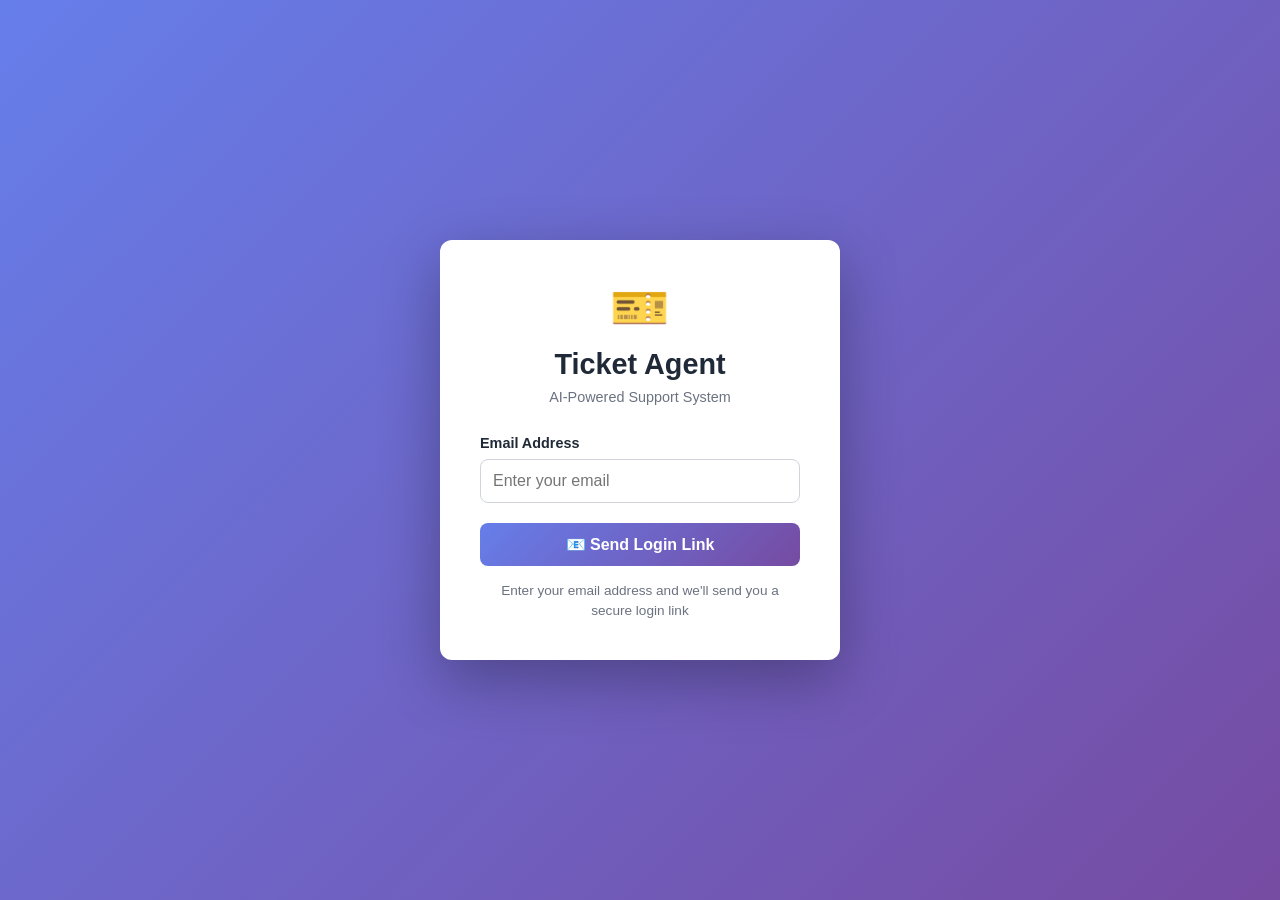
<file: frontend/chat.html>
<!DOCTYPE html>
<html lang="en">
<head>
  <meta charset="UTF-8">
  <meta name="viewport" content="width=device-width, initial-scale=1.0">
  <title>AI Troubleshooting — Ticket Agent</title>
  <link rel="stylesheet" href="css/style.css">
  <style>
    /* ── Chat Page Specific ── */
    .chat-wrapper { display: grid; grid-template-columns: 320px 1fr; gap: 24px; max-width: 1200px; margin: 0 auto; padding: 32px 24px; height: calc(100vh - 64px); }

    /* Left Panel - Ticket Info */
    .ticket-panel { display: flex; flex-direction: column; gap: 16px; overflow-y: auto; }
    .ticket-panel .card { flex-shrink: 0; }
    .ticket-panel .card h3 { font-size: 1rem; font-weight: 700; margin-bottom: 16px; color: var(--gold); }
    .info-row { display: flex; justify-content: space-between; align-items: center; padding: 8px 0; border-bottom: 1px solid var(--border); font-size: 0.85rem; }
    .info-row:last-child { border-bottom: none; }
    .info-key { color: var(--text2); }
    .info-val { font-weight: 600; }

    /* Flow Steps */
    .flow-steps { display: flex; flex-direction: column; gap: 0; }
    .flow-step-item { display: flex; gap: 14px; align-items: flex-start; padding: 12px 0; position: relative; }
    .flow-step-item:not(:last-child)::after { content:''; position: absolute; left: 15px; top: 40px; width: 2px; height: calc(100% - 16px); background: var(--border); }
    .flow-step-item.active::after { background: var(--primary); }
    .step-dot { width: 32px; height: 32px; border-radius: 50%; display: flex; align-items: center; justify-content: center; font-size: 0.8rem; font-weight: 700; flex-shrink: 0; border: 2px solid var(--border); background: var(--bg); color: var(--text2); transition: all 0.3s; z-index: 1; }
    .step-dot.done { background: var(--success); border-color: var(--success); color: #fff; }
    .step-dot.active { background: var(--primary); border-color: var(--primary); color: #fff; animation: pulse 2s infinite; }
    .step-info { flex: 1; }
    .step-title { font-size: 0.88rem; font-weight: 600; }
    .step-sub { font-size: 0.76rem; color: var(--text2); margin-top: 2px; }

    /* Right Panel - Chat */
    .chat-panel { display: flex; flex-direction: column; background: var(--card); border: 1px solid var(--border); border-radius: 16px; overflow: hidden; }
    .chat-header { padding: 18px 24px; border-bottom: 1px solid var(--border); display: flex; align-items: center; gap: 12px; background: rgba(99,102,241,0.06); }
    .chat-header-icon { font-size: 2rem; }
    .chat-header-info h3 { font-size: 1rem; font-weight: 700; }
    .chat-header-info p { font-size: 0.8rem; color: var(--text2); }
    .agent-status { margin-left: auto; display: flex; align-items: center; gap: 6px; font-size: 0.8rem; color: var(--success); }
    .status-dot { width: 8px; height: 8px; border-radius: 50%; background: var(--success); animation: pulse 2s infinite; }

    /* Messages */
    .chat-messages { flex: 1; overflow-y: auto; padding: 24px; display: flex; flex-direction: column; gap: 16px; min-height: 0; }
    .msg { display: flex; gap: 10px; max-width: 85%; animation: msgIn 0.3s ease; }
    @keyframes msgIn { from { opacity:0; transform: translateY(10px); } to { opacity:1; transform: translateY(0); } }
    .msg.user { align-self: flex-end; flex-direction: row-reverse; }
    .msg-avatar { width: 36px; height: 36px; border-radius: 50%; display: flex; align-items: center; justify-content: center; font-size: 1.1rem; flex-shrink: 0; }
    .msg.bot .msg-avatar { background: rgba(99,102,241,0.2); border: 1px solid rgba(99,102,241,0.3); }
    .msg.user .msg-avatar { background: rgba(251,191,36,0.2); border: 1px solid rgba(251,191,36,0.3); }
    .msg-body { display: flex; flex-direction: column; gap: 4px; }
    .msg-sender { font-size: 0.72rem; color: var(--text2); font-weight: 600; }
    .msg.user .msg-sender { text-align: right; }
    .msg-bubble { padding: 12px 16px; border-radius: 12px; font-size: 0.9rem; line-height: 1.6; }
    .msg.bot .msg-bubble { background: var(--bg2); border: 1px solid var(--border); border-top-left-radius: 4px; }
    .msg.user .msg-bubble { background: var(--primary); color: #fff; border-top-right-radius: 4px; }
    .msg-time { font-size: 0.7rem; color: var(--text2); }
    .msg.user .msg-time { text-align: right; }

    /* Special bubble types */
    .msg-bubble.routing { border-left: 3px solid var(--gold); background: rgba(251,191,36,0.06); }
    .msg-bubble.solution { border-left: 3px solid var(--success); background: rgba(16,185,129,0.06); }
    .msg-bubble.critical { border-left: 3px solid var(--danger); background: rgba(239,68,68,0.06); }
    .routing-grid { display: grid; grid-template-columns: 1fr 1fr; gap: 8px; margin-top: 10px; }
    .routing-item { background: var(--bg); border: 1px solid var(--border); border-radius: 8px; padding: 8px 12px; }
    .routing-item-label { font-size: 0.7rem; color: var(--text2); text-transform: uppercase; letter-spacing: 0.05em; margin-bottom: 3px; }
    .routing-item-val { font-size: 0.88rem; font-weight: 700; }

    /* Typing indicator */
    .typing { display: flex; gap: 4px; align-items: center; padding: 12px 16px; background: var(--bg2); border: 1px solid var(--border); border-radius: 12px; border-top-left-radius: 4px; width: fit-content; }
    .typing span { width: 7px; height: 7px; background: var(--text2); border-radius: 50%; animation: typingBounce 1.2s infinite; }
    .typing span:nth-child(2) { animation-delay: 0.2s; }
    .typing span:nth-child(3) { animation-delay: 0.4s; }
    @keyframes typingBounce { 0%,60%,100% { transform: translateY(0); } 30% { transform: translateY(-8px); } }

    /* Quick reply buttons */
    .quick-replies { display: flex; flex-wrap: wrap; gap: 8px; padding: 0 24px 12px; }
    .qr-btn { padding: 8px 16px; border: 1.5px solid var(--primary); border-radius: 20px; background: transparent; color: var(--primary); font-size: 0.85rem; cursor: pointer; transition: all 0.2s; }
    .qr-btn:hover { background: var(--primary); color: #fff; }

    /* Input */
    .chat-input-area { padding: 16px 20px; border-top: 1px solid var(--border); display: flex; gap: 10px; background: var(--bg2); }
    .chat-input { flex: 1; padding: 12px 16px; background: var(--bg); border: 1.5px solid var(--border); border-radius: 10px; color: var(--text); font-size: 0.92rem; font-family: inherit; outline: none; transition: border-color 0.2s; }
    .chat-input:focus { border-color: var(--primary); }
    .chat-input::placeholder { color: #475569; }
    .chat-send-btn { padding: 12px 20px; background: var(--primary); color: #fff; border: none; border-radius: 10px; cursor: pointer; font-size: 1.1rem; transition: all 0.2s; flex-shrink: 0; }
    .chat-send-btn:hover { background: var(--primary-dark); }
    .chat-send-btn:disabled { opacity: 0.5; cursor: not-allowed; }

    /* Initial form */
    .start-form { padding: 32px; display: flex; flex-direction: column; gap: 20px; }
    .start-form h3 { font-size: 1.2rem; font-weight: 700; text-align: center; }
    .start-form p { color: var(--text2); font-size: 0.9rem; text-align: center; }

    @media(max-width: 768px) {
      .chat-wrapper { grid-template-columns: 1fr; height: auto; }
      .ticket-panel { display: none; }
    }
  </style>
</head>
<body>
  <script>if (!sessionStorage.getItem('user')) window.location.href = 'login.html';</script>

  <nav class="navbar">
    <div class="nav-brand">🎫 Ticket Agent</div>
    <div class="nav-links">
      <a href="index.html">🏠 Home</a>
      <a href="ticket.html">➕ Create Ticket</a>
      <a href="chat.html" class="active">🤖 AI Chat</a>
      <a href="dashboard.html">📊 Dashboard</a>
    </div>
    <button class="btn-logout" onclick="logout()">🚪 Logout</button>
  </nav>

  <div class="chat-wrapper">
    <!-- Left: Ticket Info + Flow Steps -->
    <div class="ticket-panel">
      <div class="card">
        <h3>📋 Ticket Info</h3>
        <div id="ticketInfo">
          <div class="info-row"><span class="info-key">Status</span><span class="info-val" id="infoStatus">—</span></div>
          <div class="info-row"><span class="info-key">Category</span><span class="info-val" id="infoCategory">—</span></div>
          <div class="info-row"><span class="info-key">Priority</span><span class="info-val" id="infoPriority">—</span></div>
          <div class="info-row"><span class="info-key">Team</span><span class="info-val" id="infoTeam">—</span></div>
          <div class="info-row"><span class="info-key">Sentiment</span><span class="info-val" id="infoSentiment">—</span></div>
          <div class="info-row"><span class="info-key">Confidence</span><span class="info-val" id="infoConfidence">—</span></div>
        </div>
      </div>

      <div class="card">
        <h3>🔄 Agent Flow</h3>
        <div class="flow-steps">
          <div class="flow-step-item" id="step1">
            <div class="step-dot active" id="dot1">1</div>
            <div class="step-info"><div class="step-title">User Message</div><div class="step-sub">Describe your issue</div></div>
          </div>
          <div class="flow-step-item" id="step2">
            <div class="step-dot" id="dot2">2</div>
            <div class="step-info"><div class="step-title">Ticket Routing Agent</div><div class="step-sub">AI classifies the issue</div></div>
          </div>
          <div class="flow-step-item" id="step3">
            <div class="step-dot" id="dot3">3</div>
            <div class="step-info"><div class="step-title">Category Detected</div><div class="step-sub">Billing / Technical / etc.</div></div>
          </div>
          <div class="flow-step-item" id="step4">
            <div class="step-dot" id="dot4">4</div>
            <div class="step-info"><div class="step-title">Troubleshooting Agent</div><div class="step-sub">Asks diagnostic questions</div></div>
          </div>
          <div class="flow-step-item" id="step5">
            <div class="step-dot" id="dot5">5</div>
            <div class="step-info"><div class="step-title">2–3 Questions</div><div class="step-sub">Gathers more context</div></div>
          </div>
          <div class="flow-step-item" id="step6">
            <div class="step-dot" id="dot6">6</div>
            <div class="step-info"><div class="step-title">Solution</div><div class="step-sub">Step-by-step fix</div></div>
          </div>
          <div class="flow-step-item" id="step7">
            <div class="step-dot" id="dot7">7</div>
            <div class="step-info"><div class="step-title">Reason + Prevention</div><div class="step-sub">Why it happened & how to avoid</div></div>
          </div>
        </div>
      </div>
    </div>

    <!-- Right: Chat Interface -->
    <div class="chat-panel">
      <div class="chat-header">
        <div class="chat-header-icon">🤖</div>
        <div class="chat-header-info">
          <h3>AI Troubleshooting Agent</h3>
          <p>Powered by Google Gemini · Multi-step diagnosis</p>
        </div>
        <div class="agent-status"><div class="status-dot"></div> Online</div>
      </div>

      <!-- Start form (shown before chat begins) -->
      <div id="startForm" class="start-form">
        <div style="text-align:center;font-size:3rem;">🎫</div>
        <h3>Describe Your Issue</h3>
        <p>Tell us what's going wrong. The AI will route your ticket, then ask a few questions to troubleshoot and fix it.</p>
        <div class="form-group" style="margin:0;">
          <label>Your Issue</label>
          <textarea id="startIssue" rows="4" placeholder='e.g. "My payment failed and I was charged twice"'></textarea>
        </div>
        <button class="btn btn-primary btn-full" onclick="startChat()">🚀 Start AI Troubleshooting</button>
        <div style="text-align:center;font-size:0.8rem;color:var(--text2);">
          Or try: &nbsp;
          <a href="#" style="color:var(--primary);" onclick="quickStart('Payment failed')">Payment failed</a> ·
          <a href="#" style="color:var(--primary);" onclick="quickStart('Cannot log in')">Cannot log in</a> ·
          <a href="#" style="color:var(--primary);" onclick="quickStart('Website is slow')">Website slow</a>
        </div>
      </div>

      <div id="chatArea" style="display:none; flex:1; display:none; flex-direction:column; min-height:0;">
        <div class="chat-messages" id="chatMessages"></div>
        <div class="quick-replies" id="quickReplies"></div>
        <div class="chat-input-area">
          <input class="chat-input" id="chatInput" placeholder="Type your reply..." onkeydown="if(event.key==='Enter')sendMessage()">
          <button class="chat-send-btn" id="sendBtn" onclick="sendMessage()">➤</button>
        </div>
      </div>
    </div>
  </div>

  <script src="js/app.js"></script>
  <script src="js/chat.js"></script>
  <script>
    function logout() { sessionStorage.removeItem('user'); window.location.href = 'login.html'; }
    function quickStart(text) {
      document.getElementById('startIssue').value = text;
      startChat();
    }
  </script>
</body>
</html>
</file>
<file: frontend/css/style.css>
/* ── Reset & Root ── */
*{margin:0;padding:0;box-sizing:border-box;}
:root{
  --primary:#4f46e5;--primary-light:#6366f1;--primary-dark:#3730a3;
  --accent:#06b6d4;--gold:#f59e0b;--success:#10b981;
  --danger:#ef4444;--warning:#f59e0b;
  --bg:#0a0f1e;--bg2:#111827;--card:#161d2f;--card2:#1a2235;
  --border:#1e2d45;--border2:#243352;
  --text:#f8fafc;--text2:#94a3b8;--text3:#64748b;
  --radius:14px;--radius-sm:8px;
  --shadow:0 4px 24px rgba(0,0,0,0.4);
  --shadow-lg:0 8px 48px rgba(0,0,0,0.6);
  --glow:0 0 40px rgba(79,70,229,0.15);
}
[data-theme="light"]{
  --bg:#f8fafc;--bg2:#f1f5f9;--card:#ffffff;--card2:#f8fafc;
  --border:#e2e8f0;--border2:#cbd5e1;
  --text:#0f172a;--text2:#475569;--text3:#94a3b8;
  --shadow:0 4px 24px rgba(0,0,0,0.08);
  --shadow-lg:0 8px 48px rgba(0,0,0,0.12);
  --glow:0 0 40px rgba(79,70,229,0.08);
}
body{font-family:'Segoe UI',system-ui,-apple-system,sans-serif;
  background:var(--bg);color:var(--text);min-height:100vh;line-height:1.6;
  -webkit-font-smoothing:antialiased;}
a{text-decoration:none;color:inherit;}

/* ── Navbar ── */
.navbar{
  display:flex;align-items:center;gap:8px;
  padding:0 48px;height:68px;
  background:rgba(10,15,30,0.85);backdrop-filter:blur(20px);
  border-bottom:1px solid var(--border);
  position:sticky;top:0;z-index:200;
}
[data-theme="light"] .navbar{background:rgba(248,250,252,0.9);}
.nav-brand{
  display:flex;align-items:center;gap:10px;
  font-size:1.15rem;font-weight:800;color:var(--text);
  letter-spacing:-0.3px;margin-right:auto;
}
.nav-brand-icon{
  width:34px;height:34px;background:linear-gradient(135deg,var(--primary),var(--accent));
  border-radius:9px;display:flex;align-items:center;justify-content:center;
  font-size:1rem;box-shadow:0 2px 12px rgba(79,70,229,0.4);
}
.nav-links{display:flex;gap:2px;}
.nav-links a{
  padding:8px 14px;border-radius:var(--radius-sm);
  color:var(--text2);font-size:0.88rem;font-weight:500;
  transition:all 0.2s;
}
.nav-links a:hover{color:var(--text);background:rgba(255,255,255,0.06);}
[data-theme="light"] .nav-links a:hover{background:rgba(0,0,0,0.05);}
.nav-links a.active{color:var(--primary-light);background:rgba(99,102,241,0.1);}
.nav-right{display:flex;align-items:center;gap:8px;margin-left:16px;}
.btn-theme{
  padding:7px 13px;border:1px solid var(--border);border-radius:var(--radius-sm);
  background:transparent;color:var(--text2);cursor:pointer;font-size:0.82rem;
  transition:all 0.2s;
}
.btn-theme:hover{border-color:var(--primary-light);color:var(--primary-light);}
.btn-logout{
  padding:7px 16px;border:1px solid var(--border);border-radius:var(--radius-sm);
  background:transparent;color:var(--text2);cursor:pointer;font-size:0.82rem;
  transition:all 0.2s;
}
.btn-logout:hover{background:var(--danger);color:#fff;border-color:var(--danger);}

/* ── Buttons ── */
.btn{
  display:inline-flex;align-items:center;gap:8px;
  padding:11px 22px;border-radius:var(--radius-sm);
  font-size:0.9rem;font-weight:600;cursor:pointer;border:none;
  transition:all 0.2s;letter-spacing:0.01em;
}
.btn-primary{
  background:linear-gradient(135deg,var(--primary),var(--primary-light));
  color:#fff;box-shadow:0 4px 16px rgba(79,70,229,0.35);
}
.btn-primary:hover{transform:translateY(-2px);box-shadow:0 8px 24px rgba(79,70,229,0.5);}
.btn-outline{
  background:transparent;color:var(--text);
  border:1.5px solid var(--border2);
}
.btn-outline:hover{border-color:var(--primary-light);color:var(--primary-light);}
.btn-lg{padding:14px 28px;font-size:0.95rem;border-radius:var(--radius);}
.btn-full{width:100%;justify-content:center;}

/* ── Hero ── */
.hero{
  position:relative;padding:110px 8% 90px;overflow:hidden;
  background:var(--bg);
  border-bottom:1px solid var(--border);
}
.hero-bg{
  position:absolute;inset:0;pointer-events:none;overflow:hidden;
}
.hero-orb{
  position:absolute;border-radius:50%;filter:blur(80px);opacity:0.12;
}
.hero-orb-1{width:600px;height:600px;background:var(--primary);top:-200px;right:-100px;}
.hero-orb-2{width:400px;height:400px;background:var(--accent);bottom:-100px;left:-50px;}
[data-theme="light"] .hero-orb{opacity:0.06;}
.hero-inner{
  position:relative;max-width:1200px;margin:0 auto;
  display:flex;align-items:center;gap:64px;
}
.hero-content{flex:1;}
.hero-eyebrow{
  display:inline-flex;align-items:center;gap:8px;
  padding:6px 14px;margin-bottom:24px;
  background:rgba(79,70,229,0.1);border:1px solid rgba(79,70,229,0.25);
  border-radius:20px;font-size:0.8rem;font-weight:600;color:var(--primary-light);
}
.hero-eyebrow-dot{width:6px;height:6px;border-radius:50%;background:var(--primary-light);}
.hero h1{
  font-size:3.4rem;font-weight:800;line-height:1.15;
  letter-spacing:-0.03em;margin-bottom:20px;
  color:var(--text);
}
.hero h1 span{
  background:linear-gradient(135deg,var(--primary-light),var(--accent));
  -webkit-background-clip:text;-webkit-text-fill-color:transparent;
}
.hero-sub{
  font-size:1.1rem;color:var(--text2);max-width:500px;
  margin-bottom:36px;line-height:1.75;
}
.hero-actions{display:flex;gap:14px;flex-wrap:wrap;align-items:center;}
.hero-note{font-size:0.8rem;color:var(--text3);margin-top:16px;}

/* ── Hero Visual ── */
.hero-visual{flex-shrink:0;width:420px;}
.hero-card-demo{
  background:var(--card);border:1px solid var(--border);
  border-radius:var(--radius);padding:24px;
  box-shadow:var(--shadow-lg);
}
.hcd-header{
  display:flex;align-items:center;gap:10px;
  margin-bottom:20px;padding-bottom:16px;
  border-bottom:1px solid var(--border);
}
.hcd-avatar{
  width:40px;height:40px;border-radius:50%;
  background:linear-gradient(135deg,var(--primary),var(--accent));
  display:flex;align-items:center;justify-content:center;font-size:1.1rem;
}
.hcd-title{font-size:0.95rem;font-weight:700;}
.hcd-sub{font-size:0.75rem;color:var(--text2);}
.hcd-badge{
  margin-left:auto;padding:4px 10px;border-radius:20px;
  font-size:0.72rem;font-weight:700;
  background:rgba(239,68,68,0.15);color:#ef4444;border:1px solid rgba(239,68,68,0.3);
}
.hcd-body{display:flex;flex-direction:column;gap:12px;}
.hcd-row{display:flex;justify-content:space-between;align-items:center;font-size:0.85rem;}
.hcd-label{color:var(--text2);}
.hcd-val{font-weight:600;}
.hcd-bar{height:6px;background:var(--border);border-radius:3px;overflow:hidden;margin-top:4px;}
.hcd-bar-fill{height:100%;border-radius:3px;background:linear-gradient(90deg,var(--primary),var(--accent));}
.hcd-tags{display:flex;flex-wrap:wrap;gap:6px;margin-top:8px;}
.hcd-tag{
  padding:3px 10px;border-radius:20px;font-size:0.75rem;font-weight:600;
  background:rgba(99,102,241,0.12);border:1px solid rgba(99,102,241,0.25);color:var(--primary-light);
}
.hcd-response{
  margin-top:12px;padding:12px;background:var(--bg2);
  border-radius:var(--radius-sm);border-left:3px solid var(--primary-light);
  font-size:0.82rem;color:var(--text2);line-height:1.6;
}

/* ── Stats Bar ── */
.stats-bar{
  display:flex;align-items:center;justify-content:center;
  gap:0;padding:0;background:var(--card);
  border-bottom:1px solid var(--border);
}
.stat-bar-item{
  flex:1;text-align:center;padding:28px 20px;
  border-right:1px solid var(--border);
}
.stat-bar-item:last-child{border-right:none;}
.stat-bar-num{font-size:2rem;font-weight:800;color:var(--text);margin-bottom:4px;}
.stat-bar-num span{
  background:linear-gradient(135deg,var(--primary-light),var(--accent));
  -webkit-background-clip:text;-webkit-text-fill-color:transparent;
}
.stat-bar-label{font-size:0.82rem;color:var(--text2);}

/* ── Sections ── */
.section{padding:96px 8%;border-bottom:1px solid var(--border);}
.section-inner{max-width:1200px;margin:0 auto;}
.section-label{
  display:inline-block;padding:5px 14px;margin-bottom:14px;
  border-radius:20px;font-size:0.75rem;font-weight:700;
  text-transform:uppercase;letter-spacing:0.08em;
  background:rgba(79,70,229,0.1);color:var(--primary-light);
  border:1px solid rgba(79,70,229,0.2);
}
.section-title{font-size:2.2rem;font-weight:800;letter-spacing:-0.02em;margin-bottom:12px;}
.section-sub{color:var(--text2);font-size:1rem;max-width:560px;line-height:1.7;}

/* ── Features Grid ── */
.features-grid{
  display:grid;grid-template-columns:repeat(auto-fit,minmax(240px,1fr));
  gap:16px;margin-top:56px;
}
.feature-card{
  background:var(--card);border:1px solid var(--border);
  border-radius:var(--radius);padding:28px 24px;
  transition:all 0.25s;position:relative;overflow:hidden;
}
.feature-card::before{
  content:'';position:absolute;top:0;left:0;right:0;height:2px;
  background:linear-gradient(90deg,var(--primary),var(--accent));
  opacity:0;transition:opacity 0.25s;
}
.feature-card:hover{transform:translateY(-4px);border-color:var(--border2);box-shadow:var(--glow);}
.feature-card:hover::before{opacity:1;}
.feature-icon-wrap{
  width:48px;height:48px;border-radius:12px;margin-bottom:16px;
  display:flex;align-items:center;justify-content:center;font-size:1.4rem;
  background:rgba(79,70,229,0.1);border:1px solid rgba(79,70,229,0.2);
}
.feature-card h3{font-size:1rem;font-weight:700;margin-bottom:8px;}
.feature-card p{color:var(--text2);font-size:0.85rem;line-height:1.65;}

/* ── How It Works ── */
.flow-row{
  display:grid;grid-template-columns:repeat(4,1fr);
  gap:0;margin-top:56px;position:relative;
}
.flow-row::before{
  content:'';position:absolute;top:36px;left:12.5%;right:12.5%;
  height:1px;background:linear-gradient(90deg,var(--primary),var(--accent));
  opacity:0.3;
}
.flow-col{text-align:center;padding:0 16px;}
.flow-num{
  width:72px;height:72px;border-radius:50%;margin:0 auto 20px;
  display:flex;align-items:center;justify-content:center;
  font-size:1.5rem;font-weight:800;position:relative;z-index:1;
  background:var(--card);border:2px solid var(--border);
  box-shadow:var(--shadow);transition:all 0.3s;
}
.flow-col:hover .flow-num{
  border-color:var(--primary);
  box-shadow:0 0 0 6px rgba(79,70,229,0.1);
}
.flow-col h4{font-size:0.95rem;font-weight:700;margin-bottom:8px;}
.flow-col p{font-size:0.82rem;color:var(--text2);line-height:1.6;}

/* ── Sample Tickets ── */
.samples-table-wrap{border-radius:var(--radius);border:1px solid var(--border);overflow:hidden;margin-top:40px;}
.samples-table{width:100%;border-collapse:collapse;background:var(--card);}
.samples-table thead tr{background:rgba(79,70,229,0.06);border-bottom:1px solid var(--border2);}
.samples-table th{padding:14px 20px;text-align:left;font-size:0.75rem;font-weight:700;color:var(--text3);text-transform:uppercase;letter-spacing:0.07em;}
.samples-table td{padding:16px 20px;font-size:0.88rem;border-bottom:1px solid var(--border);}
.sample-row{cursor:pointer;transition:background 0.18s;}
.sample-row:hover{background:rgba(79,70,229,0.05);}
.sample-row:last-child td{border-bottom:none;}
.try-link{color:var(--primary-light);font-weight:600;font-size:0.82rem;padding:5px 12px;border:1px solid rgba(99,102,241,0.3);border-radius:6px;transition:all 0.2s;cursor:pointer;white-space:nowrap;}
.try-link:hover{background:var(--primary);color:#fff;border-color:var(--primary);}

/* ── Badges ── */
.cat-badge{display:inline-block;padding:3px 10px;border-radius:5px;font-size:0.74rem;font-weight:700;}
.pri-badge{display:inline-block;padding:3px 10px;border-radius:5px;font-size:0.74rem;font-weight:700;}
.pri-CRITICAL{background:rgba(239,68,68,0.15);color:#ef4444;border:1px solid rgba(239,68,68,0.3);}
.pri-HIGH    {background:rgba(251,146,60,0.15);color:#fb923c;border:1px solid rgba(251,146,60,0.3);}
.pri-MEDIUM  {background:rgba(245,158,11,0.15);color:#f59e0b;border:1px solid rgba(245,158,11,0.3);}
.pri-LOW     {background:rgba(16,185,129,0.15);color:#10b981;border:1px solid rgba(16,185,129,0.3);}
.team-tag{display:inline-flex;align-items:center;gap:5px;padding:4px 10px;border-radius:20px;font-size:0.76rem;font-weight:600;white-space:nowrap;}
.team-billing  {background:rgba(245,158,11,0.1);color:#f59e0b;border:1px solid rgba(245,158,11,0.2);}
.team-technical{background:rgba(79,70,229,0.1); color:#818cf8;border:1px solid rgba(79,70,229,0.2);}
.team-refund   {background:rgba(239,68,68,0.1); color:#f87171;border:1px solid rgba(239,68,68,0.2);}
.team-security {background:rgba(239,68,68,0.15);color:#ef4444;border:1px solid rgba(239,68,68,0.3);}
.team-product  {background:rgba(16,185,129,0.1);color:#34d399;border:1px solid rgba(16,185,129,0.2);}
.team-engineering{background:rgba(251,146,60,0.1);color:#fb923c;border:1px solid rgba(251,146,60,0.2);}
.team-logistics{background:rgba(148,163,184,0.1);color:#94a3b8;border:1px solid rgba(148,163,184,0.2);}
.team-account  {background:rgba(16,185,129,0.1);color:#34d399;border:1px solid rgba(16,185,129,0.2);}

/* ── Routing Rules ── */
.routing-grid{display:grid;grid-template-columns:repeat(auto-fit,minmax(200px,1fr));gap:12px;margin-top:40px;}
.routing-card{display:flex;align-items:center;gap:12px;background:var(--card);border:1px solid var(--border);border-radius:var(--radius-sm);padding:14px 18px;transition:all 0.2s;}
.routing-card:hover{border-color:var(--primary-light);}
.routing-from{font-size:0.85rem;color:var(--text2);}
.routing-arrow{color:var(--primary-light);font-size:1rem;flex-shrink:0;}
.routing-to{font-size:0.85rem;font-weight:700;color:var(--text);}

/* ── Prompt Engineering Demo ── */
.demo-grid{display:flex;align-items:stretch;gap:20px;flex-wrap:wrap;justify-content:center;margin-top:48px;}
.demo-box{flex:1;min-width:280px;max-width:460px;background:var(--card);border:1px solid var(--border);border-radius:var(--radius);overflow:hidden;}
.demo-label{padding:12px 20px;background:rgba(79,70,229,0.06);border-bottom:1px solid var(--border);font-size:0.78rem;font-weight:700;color:var(--primary-light);text-transform:uppercase;letter-spacing:0.07em;}
.demo-content{padding:20px;}
.ticket-example{color:var(--text2);font-size:0.92rem;line-height:1.75;font-style:italic;}
.json-example{font-family:'Consolas','Fira Code',monospace;font-size:0.8rem;color:#86efac;line-height:1.9;}
[data-theme="light"] .json-example{color:#065f46;}
.demo-arrow-wrap{display:flex;flex-direction:column;align-items:center;justify-content:center;padding:0 4px;}
.demo-arrow-big{font-size:1.6rem;font-weight:800;color:var(--primary-light);}
.demo-arrow-big small{display:block;font-size:0.7rem;color:var(--text3);font-weight:400;margin-top:2px;text-align:center;}

/* ── Page / Card / Form ── */
.page-container{max-width:1100px;margin:0 auto;padding:40px 24px;}
.page-header{margin-bottom:32px;}
.page-header h1{font-size:1.9rem;font-weight:800;letter-spacing:-0.02em;margin-bottom:6px;}
.page-header p{color:var(--text2);}
.card{background:var(--card);border:1px solid var(--border);border-radius:var(--radius);padding:32px;}
.card h2{font-size:1.15rem;font-weight:700;margin-bottom:22px;}
.form-group{margin-bottom:18px;}
.form-row{display:grid;grid-template-columns:1fr 1fr;gap:18px;}
label{display:block;font-size:0.8rem;font-weight:600;color:var(--text2);margin-bottom:7px;text-transform:uppercase;letter-spacing:0.05em;}
.hint{font-weight:400;font-size:0.74rem;color:var(--text3);text-transform:none;letter-spacing:0;}
input,textarea,select{
  width:100%;padding:11px 14px;background:var(--bg2);
  border:1.5px solid var(--border);border-radius:var(--radius-sm);
  color:var(--text);font-size:0.9rem;font-family:inherit;
  transition:border-color 0.2s,box-shadow 0.2s;outline:none;
}
input:focus,textarea:focus,select:focus{border-color:var(--primary-light);box-shadow:0 0 0 3px rgba(99,102,241,0.12);}
input::placeholder,textarea::placeholder{color:var(--text3);}
select option{background:var(--bg2);}
textarea{resize:vertical;}
.highlight-fill{border-color:var(--gold)!important;}

/* ── Result Panel ── */
.result-panel{background:var(--card);border:1px solid var(--border);border-radius:var(--radius);overflow:hidden;}
.result-header{text-align:center;padding:48px 24px 36px;border-bottom:1px solid var(--border);background:radial-gradient(ellipse at top,rgba(79,70,229,0.08),transparent 70%);}
.header-critical{background:radial-gradient(ellipse at top,rgba(239,68,68,0.1),transparent 70%)!important;}
.result-icon{font-size:3rem;margin-bottom:10px;}
.result-header h2{font-size:1.6rem;font-weight:800;margin-bottom:6px;}
.result-id{color:var(--text3);font-size:0.78rem;font-family:monospace;}
.critical-banner{margin-top:14px;background:rgba(239,68,68,0.1);border:1px solid rgba(239,68,68,0.3);border-radius:var(--radius-sm);padding:10px 20px;color:#ef4444;font-weight:700;font-size:0.88rem;}
.result-grid{display:grid;grid-template-columns:repeat(auto-fit,minmax(140px,1fr));border-bottom:1px solid var(--border);}
.result-item{padding:20px 16px;border-right:1px solid var(--border);text-align:center;}
.result-item:last-child{border-right:none;}
.result-label{font-size:0.68rem;color:var(--text3);text-transform:uppercase;letter-spacing:0.07em;font-weight:700;margin-bottom:8px;}
.result-value{font-size:0.88rem;font-weight:700;}
.badge-large{display:inline-block;padding:5px 12px;border-radius:6px;font-size:0.82rem;font-weight:700;}
.badge-cat-Billing,.badge-cat-BILLING{background:rgba(245,158,11,0.15);color:#f59e0b;}
.badge-cat-Technical,.badge-cat-TECHNICAL{background:rgba(79,70,229,0.15);color:#818cf8;}
.badge-cat-Account,.badge-cat-ACCOUNT{background:rgba(16,185,129,0.15);color:#34d399;}
.badge-cat-Security,.badge-cat-SECURITY{background:rgba(239,68,68,0.15);color:#ef4444;}
.badge-cat-General,.badge-cat-GENERAL{background:rgba(148,163,184,0.15);color:#94a3b8;}
.badge-pri-Critical,.badge-pri-CRITICAL{background:rgba(239,68,68,0.15);color:#ef4444;}
.badge-pri-High,.badge-pri-HIGH{background:rgba(251,146,60,0.15);color:#fb923c;}
.badge-pri-Medium,.badge-pri-MEDIUM{background:rgba(245,158,11,0.15);color:#f59e0b;}
.badge-pri-Low,.badge-pri-LOW{background:rgba(16,185,129,0.15);color:#10b981;}
.team-value{color:#818cf8;font-weight:700;}
.result-section{padding:20px 26px;border-bottom:1px solid var(--border);}
.result-section:last-of-type{border-bottom:none;}
.result-section-label{font-size:0.7rem;color:var(--text3);text-transform:uppercase;letter-spacing:0.07em;font-weight:700;margin-bottom:8px;cursor:pointer;}
.result-text{color:var(--text);font-size:0.88rem;line-height:1.75;}
.response-box{background:var(--bg2);border:1px solid var(--border);border-left:3px solid var(--primary-light);border-radius:var(--radius-sm);padding:14px 16px;white-space:pre-wrap;font-size:0.85rem;}
.tags-row{display:flex;flex-wrap:wrap;gap:7px;}
.tag{padding:3px 10px;background:rgba(79,70,229,0.1);border:1px solid rgba(99,102,241,0.2);border-radius:20px;font-size:0.76rem;color:var(--primary-light);}
.human-review-box{background:rgba(245,158,11,0.06);border:1px solid rgba(245,158,11,0.25);border-radius:var(--radius-sm);padding:12px 16px;color:#f59e0b;font-size:0.85rem;}
.json-raw{background:var(--bg);border:1px solid var(--border);border-radius:var(--radius-sm);padding:16px;font-family:'Consolas',monospace;font-size:0.78rem;color:#86efac;line-height:1.85;overflow-x:auto;}
[data-theme="light"] .json-raw{color:#065f46;background:#f8fafc;}
.result-actions{display:flex;gap:12px;padding:20px 26px;justify-content:flex-end;border-top:1px solid var(--border);}

/* ── Dashboard ── */
.stats-grid{display:grid;grid-template-columns:repeat(auto-fit,minmax(200px,1fr));gap:16px;margin-bottom:28px;}
.stat-card{background:var(--card);border:1px solid var(--border);border-radius:var(--radius);padding:22px;display:flex;align-items:center;gap:16px;transition:all 0.2s;}
.stat-card:hover{border-color:var(--primary-light);}
.stat-icon{font-size:2rem;}
.stat-label{font-size:0.72rem;color:var(--text2);text-transform:uppercase;letter-spacing:0.07em;font-weight:700;margin-bottom:4px;}
.stat-value{font-size:1.9rem;font-weight:800;}
.stat-total .stat-value{color:#818cf8;}
.stat-open .stat-value{color:#34d399;}
.stat-progress .stat-value{color:#f59e0b;}
.stat-closed .stat-value{color:#94a3b8;}
.ticket-list-header{display:flex;justify-content:space-between;align-items:center;margin-bottom:18px;flex-wrap:wrap;gap:12px;}
.ticket-list-header h2{font-size:1.1rem;font-weight:700;}
.filters{display:flex;gap:8px;flex-wrap:wrap;}
.filters input,.filters select{width:auto;min-width:140px;padding:8px 12px;font-size:0.84rem;}
.ticket-card{background:var(--card2);border:1px solid var(--border);border-radius:var(--radius-sm);padding:16px 20px;margin-bottom:8px;cursor:pointer;transition:all 0.2s;display:flex;justify-content:space-between;align-items:start;gap:12px;}
.ticket-card:hover{border-color:var(--primary-light);transform:translateX(3px);}
.ticket-card-title{font-size:0.92rem;font-weight:600;margin-bottom:3px;}
.ticket-card-meta{font-size:0.76rem;color:var(--text2);}
.ticket-card-badges{display:flex;gap:6px;flex-wrap:wrap;align-items:center;flex-shrink:0;}
.badge-status{padding:3px 9px;border-radius:5px;font-size:0.72rem;font-weight:700;text-transform:uppercase;}
.badge-OPEN{background:rgba(16,185,129,0.12);color:#10b981;}
.badge-IN_PROGRESS{background:rgba(245,158,11,0.12);color:#f59e0b;}
.badge-RESOLVED{background:rgba(79,70,229,0.12);color:#818cf8;}
.badge-CLOSED{background:rgba(148,163,184,0.12);color:#94a3b8;}

/* ── Modal ── */
.modal-overlay{display:none;position:fixed;inset:0;background:rgba(0,0,0,0.7);z-index:1000;align-items:center;justify-content:center;padding:20px;backdrop-filter:blur(4px);}
.modal-overlay.open{display:flex;}
.modal{background:var(--card);border:1px solid var(--border);border-radius:var(--radius);width:100%;max-width:700px;max-height:90vh;overflow-y:auto;}

.modal-close{float:right;margin:16px 16px 0 0;background:var(--bg2);border:1px solid var(--border);border-radius:var(--radius-sm);color:var(--text2);cursor:pointer;padding:5px 11px;font-size:0.9rem;position:sticky;top:0;z-index:10;}
.modal-close:hover{background:var(--danger);color:#fff;border-color:var(--danger);}
.modal-body{padding:24px;clear:both;}

/* ── Footer ── */
.footer{text-align:center;padding:40px 24px;color:var(--text3);font-size:0.82rem;border-top:1px solid var(--border);}
.footer-brand{font-size:1.1rem;font-weight:800;color:var(--text2);margin-bottom:8px;}

/* ── Misc ── */
.loading-state,.empty-state{text-align:center;padding:60px 20px;color:var(--text2);}
.empty-icon{font-size:2.8rem;margin-bottom:10px;}


/* ── Responsive ── */
@media(max-width:900px){
  .hero-inner{flex-direction:column;gap:40px;}
  .hero-visual{width:100%;}
  .hero h1{font-size:2.4rem;}
  .flow-row{grid-template-columns:1fr 1fr;}
  .flow-row::before{display:none;}
}
@media(max-width:640px){
  .navbar{padding:0 16px;}
  .nav-links a{padding:6px 8px;font-size:0.78rem;}
  .hero{padding:64px 6% 56px;}
  .hero h1{font-size:1.9rem;}
  .section{padding:64px 6%;}
  .form-row{grid-template-columns:1fr;}
  .result-grid{grid-template-columns:1fr 1fr;}
  .result-actions{flex-direction:column;}
  .stats-bar{flex-wrap:wrap;}
  .stat-bar-item{border-right:none;border-bottom:1px solid var(--border);}
  .demo-grid{flex-direction:column;}
  .flow-row{grid-template-columns:1fr;}
}
</file>
